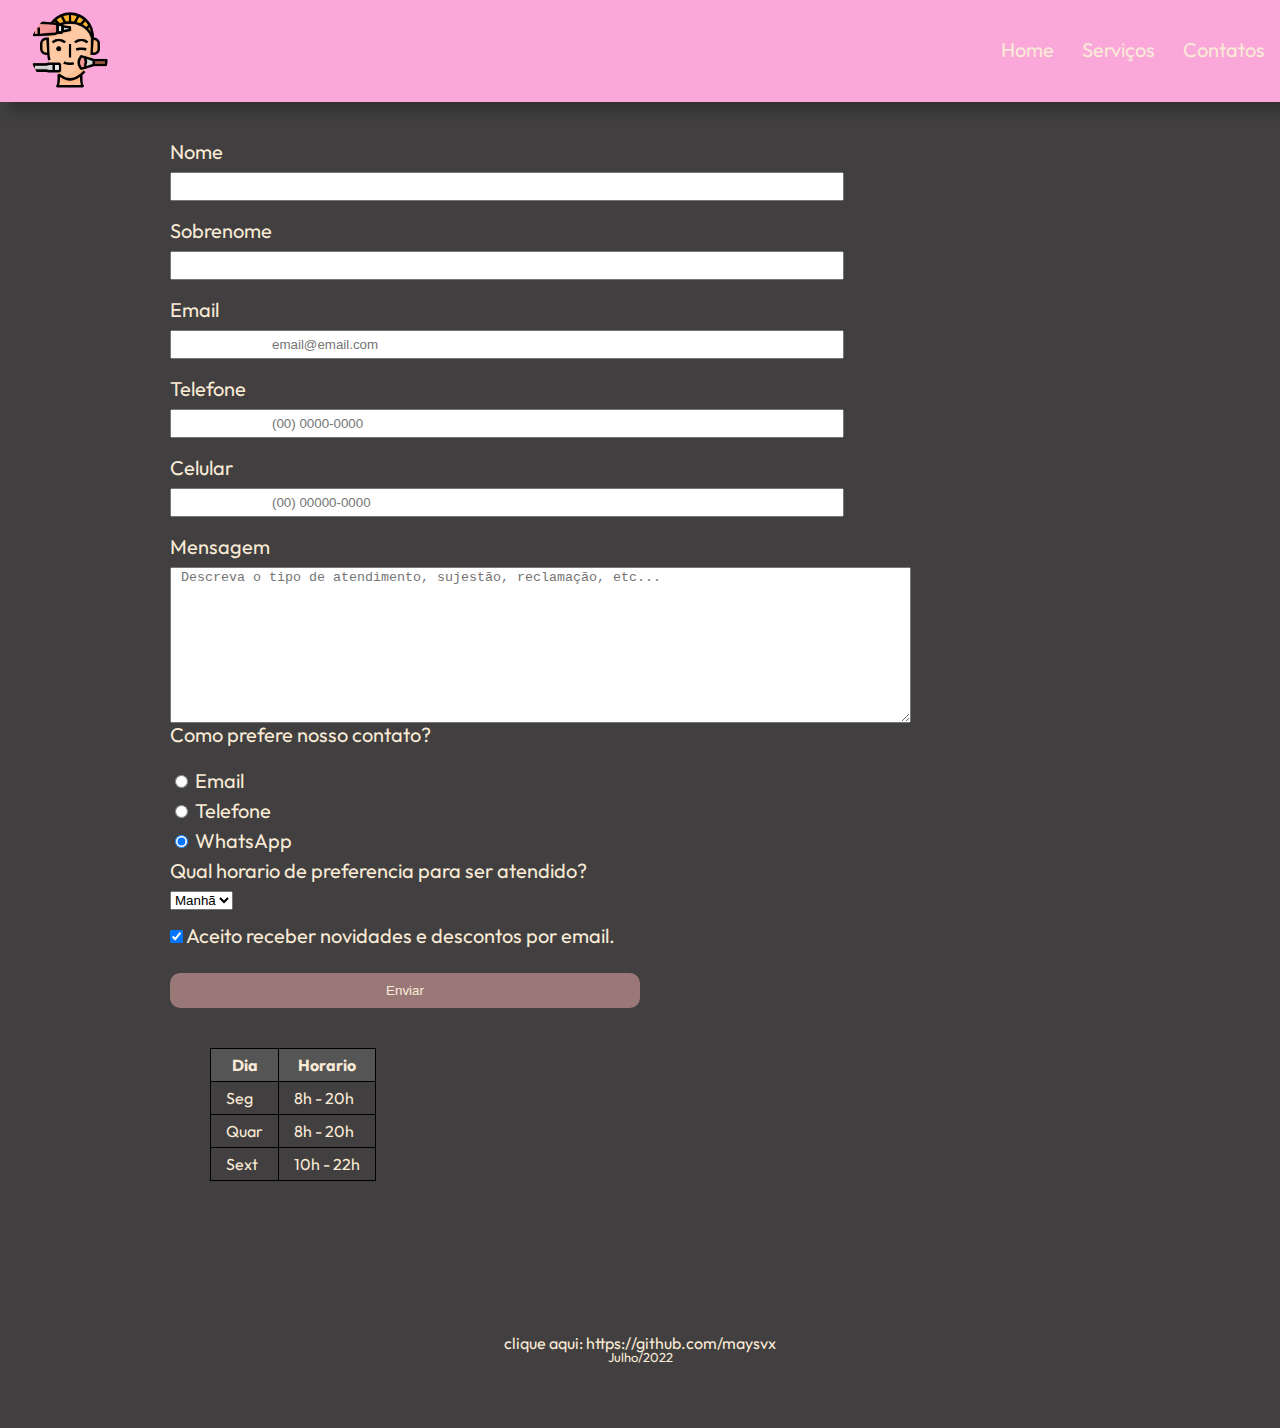
<file: contatos.html>
<!DOCTYPE html>
<html lang="en">

<head>
    <meta charset="UTF-8">
    <meta http-equiv="X-UA-Compatible" content="IE=edge">
    <meta name="viewport" content="width=device-width, initial-scale=1.0">
    <title>Cabeleleira Leila - Contatos</title>
    <link rel="stylesheet" href="reset.css">
    <link rel="stylesheet" href="style-contatos.css">
    <link rel="preconnect" href="https://fonts.googleapis.com">
    <link rel="preconnect" href="https://fonts.gstatic.com" crossorigin>
    <link
        href="https://fonts.googleapis.com/css2?family=Barlow+Semi+Condensed:ital,wght@0,400;0,600;1,200&family=Outfit&display=swap"
        rel="stylesheet">
</head>

<body>
    <header>
        <a href="index.html">
            <h1 class="h1-logo">
                <img src="tratamento-de-beleza.png" class="logo">
            </h1>
        </a>
        <nav>
            <ul>
                <li><a href="index.html">Home</a></li>
                <li><a href="produtos.html">Serviços</a></li>
                <li><a href="contatos.html">Contatos</a></li>
            </ul>
        </nav>
    </header>
    <main>
        <form>
            <label for="nome">Nome</label>
            <input type="text" id="nome" class="input-padrao" required>

            <label for="sobrenome">Sobrenome</label>
            <input type="text" id="sobrenome" class="input-padrao" required>

            <label for="email">Email</label>
            <input type="email" id="email" class="input-padrao" placeholder="email@email.com" required>

            <label for="telefone">Telefone</label>
            <input type="tel" id="telefone" class="input-padrao" placeholder="(00) 0000-0000" required>

            <label for="celular">Celular</label>
            <input type="tel" id="celular" class="input-padrao" placeholder="(00) 00000-0000">

            <label for="mensagem" id="mensagem"> Mensagem</label>
            <textarea cols="90" rows="10" placeholder=" Descreva o tipo de atendimento, sujestão, reclamação, etc..."
                required></textarea>

            <fieldset>
                <br />
                <legend>Como prefere nosso contato?</legend>

                <label for="email-radio"> <input type="radio" name="contato" value="email-radio"> Email</label>

                <label for="telefone-radio"> <input type="radio" name="contato" value="telefone-radio"
                        id="radio-telefone"> Telefone</label>

                <label for="wpp-radio"> <input type="radio" name="contato" value="wpp-radio" id="wpp-radio" checked>
                    WhatsApp</label>
            </fieldset>
            <fieldset>
                <legend>Qual horario de preferencia para ser atendido? </legend>
                <select>
                    <option>Manhã</option>
                    <option>Tarde</option>
                    <option>Noite</option>
                </select>
            </fieldset>

            <label> <input type="checkbox" class="checkbox" checked> Aceito receber novidades e descontos por
                email.</label>

            <input type="submit" value="Enviar" class="btn-enviar">
        </form>

        <table>
            <thead>
                <tr>
                    <th>Dia</th>
                    <th>Horario</th>
                </tr>
            </thead>
            <tbody>
                <tr>
                    <td>Seg</td>
                    <td>8h - 20h</td>
                </tr>
                <tr>
                    <td>Quar</td>
                    <td>8h - 20h</td>
                </tr>
                <tr>
                    <td>Sext</td>
                    <td>10h - 22h</td>
                </tr>
            </tbody>
        </table>

    </main>
    <footer>
        <a href="https://github.com/maysvx"> clique aqui: https://github.com/maysvx</a>
        <p>Julho/2022</p>
    </footer>

</body>

</html>
</file>
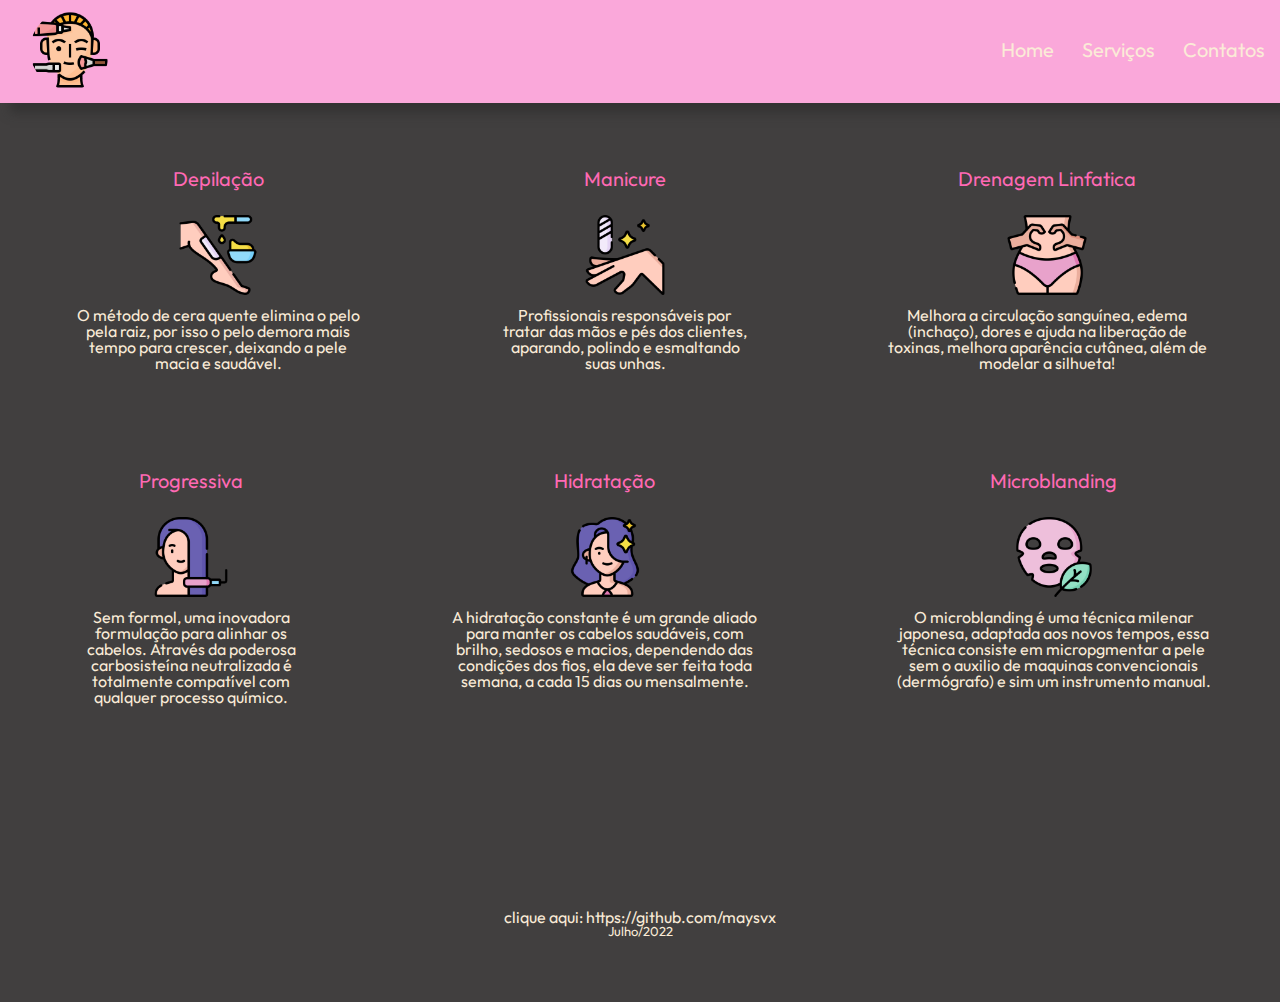
<file: produtos.html>
<!DOCTYPE html>
<html lang="pt-br">

<head>
    <meta charset="UTF-8">
    <meta http-equiv="X-UA-Compatible" content="IE=edge">
    <meta name="viewport" content="width=device-width, initial-scale=1.0">
    <title>Cabeleleira Leila - Serviços</title>
    <link rel="stylesheet" href="reset.css">
    <link rel="stylesheet" href="style-produtos.css">
    <link rel="preconnect" href="https://fonts.googleapis.com">
    <link rel="preconnect" href="https://fonts.gstatic.com" crossorigin>
    <link
        href="https://fonts.googleapis.com/css2?family=Barlow+Semi+Condensed:ital,wght@0,400;0,600;1,200&family=Outfit&display=swap"
        rel="stylesheet">
</head>

<body>
    <header>
        <a href="index.html">
            <h1 class="h1-logo">
                <img src="tratamento-de-beleza.png" class="logo">
            </h1>
        </a>
        <nav>
            <ul>
                <li><a href="index.html">Home</a></li>
                <li><a href="produtos.html">Serviços</a></li>
                <li><a href="contatos.html">Contatos</a></li>
            </ul>
        </nav>
    </header>
    <br />
    <main>

        <div class="produtos">

            <div class="tamanho-div">
                <h1>Depilação</h1>
                <br />
                <img src="depilacao.png" class="imagens-icons">
                <p>O método de cera quente elimina o pelo pela raiz, por isso o pelo demora mais tempo para crescer,
                    deixando a pele macia e saudável.</p>
            </div>

            <div class="tamanho-div">
                <h1>Manicure</h1>
                <br />
                <img src="manicure.png" class="imagens-icons">
                <p>Profissionais responsáveis por tratar das mãos e pés dos clientes, aparando, polindo e esmaltando
                    suas unhas.</p>
            </div>

            <div class="tamanho-div">
                <h1>Drenagem Linfatica</h1>
                <br />
                <img src="ame-seu-corpo.png" class="imagens-icons">
                <p>Melhora a circulação sanguínea, edema (inchaço), dores e ajuda na liberação de toxinas, melhora
                    aparência cutânea, além de modelar a silhueta!</p>

            </div>

        </div>

        <div class="produtos">

            <div class="tamanho-div">
                <h1>Progressiva</h1>
                <br />
                <img src="alisador-de-cabelo.png" class="imagens-icons">
                <p>Sem formol, uma inovadora formulação para alinhar os cabelos. Através da
                    poderosa carbosisteína neutralizada é totalmente compatível com qualquer processo químico.</p>
            </div>

            <div class="tamanho-div">
                <h1>Hidratação</h1>
                <br />
                <img src="mulher.png" class="imagens-icons">
                <p>A hidratação constante é um grande aliado para manter os cabelos saudáveis, com brilho, sedosos e
                    macios, dependendo das condições dos fios, ela deve ser feita toda semana, a cada 15 dias ou
                    mensalmente.</p>
            </div>

            <div class="tamanho-div">
                <h1>Microblanding</h1>
                <br />
                <img src="mascara-facial.png" class="imagens-icons">
                <p>O microblanding é uma técnica milenar japonesa, adaptada aos novos tempos, essa técnica consiste em
                    micropgmentar a pele sem o auxilio de maquinas convencionais (dermógrafo) e sim um instrumento
                    manual.</p>
            </div>

        </div>
    </main>

    <footer>
        <a href="https://github.com/maysvx"> clique aqui: https://github.com/maysvx</a>
        <p>Julho/2022</p>
    </footer>
</body>

</html>
</file>
<file: style-contatos.css>
body {
    background-color: #413f3f;
    color: antiquewhite;
    font-family: 'Barlow Semi Condensed', sans-serif;
    font-family: 'Outfit', sans-serif;
}

/*navbar*/


.cabecalho {
    text-align: left;
}

header {
    background-color: rgb(250, 168, 218);
    box-shadow: 10px 10px 10px rgba(43, 42, 42, 0.588);

}

nav li {
    display: inline;
}

nav a {
    text-decoration: none;
    margin: 0 0 0 25px;
    font-size: 20px;
    color: antiquewhite;
}

nav a:hover {
    color: hotpink;
}

nav {
    position: absolute;
    top: 40px;
    right: 15px;
}

.logo {
    width: 80px;
    height: 80px;
    border-radius: 50px;
    padding: 10px 10px 10px 10px;
}

.h1-logo {
    text-align: left;
    padding-left: 20px;
}

/*main*/


main {
    width: 940px;
    margin: 0 auto;
}

form {
    margin: 40px 0;
}

form label,
form legend {
    display: block;
    font-size: 20px;
    margin: 0 0 10px;
}

.input-padrao {
    display: block;
    margin: 0px 0px 20px;
    padding: 5px 100px;
    width: 50%;
}

.checkbox {
    margin: 20px 0;
}

.btn-enviar {
    display: block;
    margin: 0 0 30px;
    padding: 10px 100px;
    width: 50%;
    border-radius: 10px;
    border: none;
    background-color: rgb(154, 120, 120);
    color: antiquewhite;
    transition: 1s all;
    cursor: pointer;
}

.btn-enviar:hover {
    background-color: hotpink;
    transform: scale(1.2);

}

table {
    margin: 20px 40px;
}

thead {
    background-color: #555555;
    color: antiquewhite;
    font-weight: bold;
}

td,
th {
    border: 1px solid black;
    padding: 8px 15px;
}


/*footer*/

footer {
    margin-top: 12%;
    margin-bottom: 5%;
    text-align: center;

}

footer a {
    text-decoration: none;
    color: antiquewhite;
}

footer p {
    font-size: 13px;
}
</file>
<file: style-produtos.css>
body {
    background-color: #413f3f;
    color: antiquewhite;
    font-family: 'Barlow Semi Condensed', sans-serif;
    font-family: 'Outfit', sans-serif;
}

.cabecalho {
    text-align: left;
}

header {
    background-color: rgb(250, 168, 218);
    box-shadow: 10px 10px 10px rgba(43, 42, 42, 0.588);

}

nav li {
    display: inline;
}

nav a {
    text-decoration: none;
    margin: 0 0 0 25px;
    font-size: 20px;
    color: antiquewhite;
}

nav a:hover {
    color: hotpink;
}

nav {
    position: absolute;
    top: 40px;
    right: 15px;
}

.logo {
    width: 80px;
    height: 80px;
    border-radius: 50px;
    padding: 10px 10px 10px 10px;
}

.h1-logo {
    text-align: left;
    padding-left: 20px;
}

h1 {
    color: hotpink;
    font-size: 20px;
}

.produtos {
    display: inline-flex;
    text-align: center;
    vertical-align: top;

}

.imagens-icons {
    width: 80px;
    height: 80px;
    margin: 10px 10px;

}

.imagens-icons:hover {
    transform: scale(1.2);
}

p {
    margin-left: 5%;
    margin-right: 5%;
}

.tamanho-div {
    margin: 50px 50px;
}


footer {
    margin-top: 12%;
    margin-bottom: 5%;
    text-align: center;

}

footer a {
    text-decoration: none;
    color: antiquewhite;
}

footer p {
    font-size: 13px;
}
</file>
